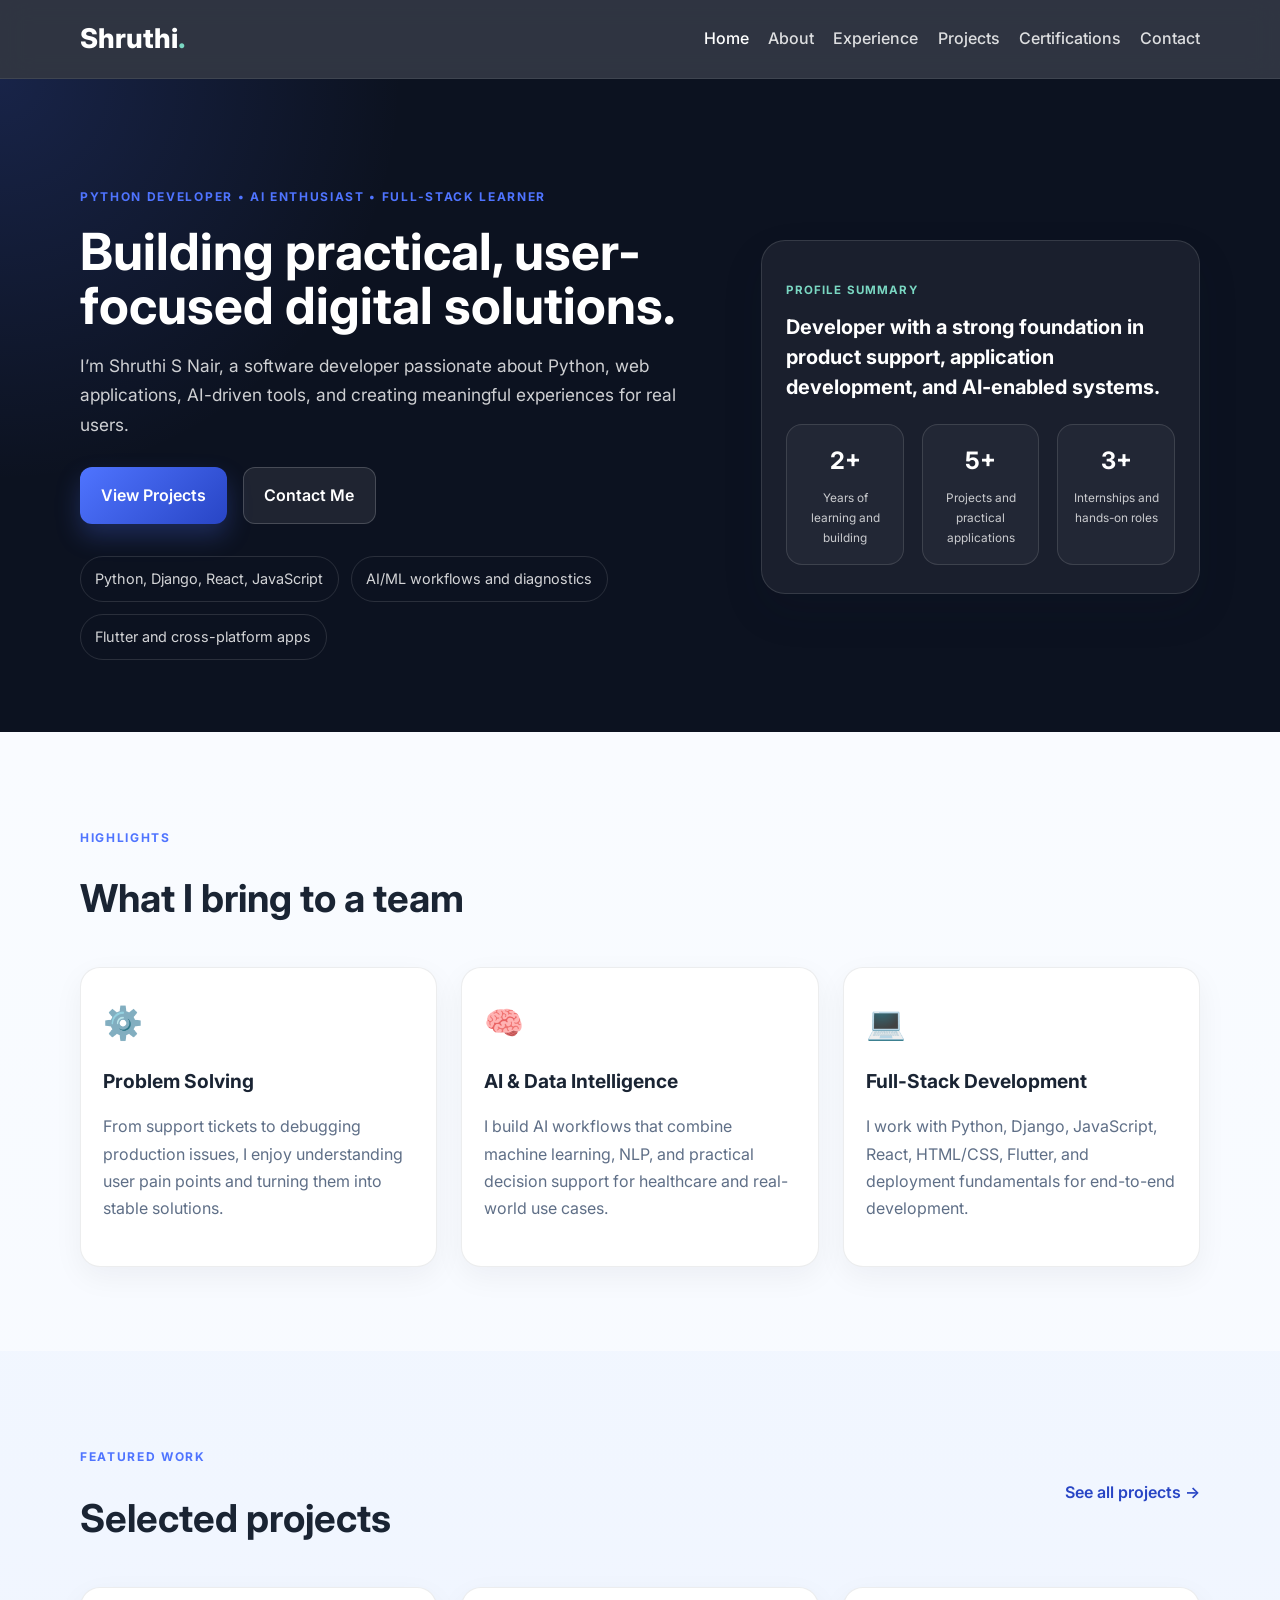
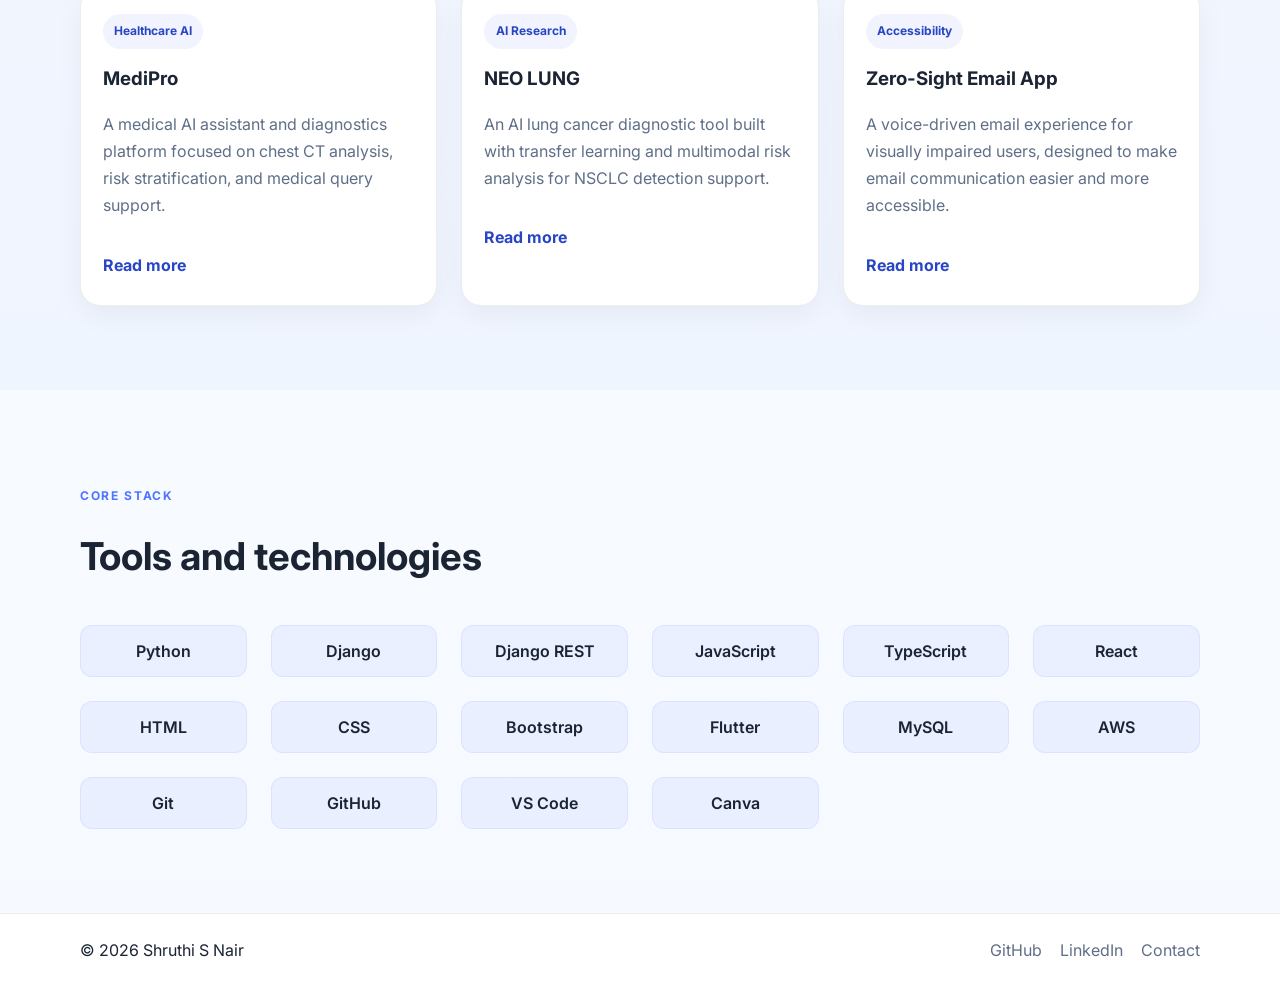
<file: index.html>
<!DOCTYPE html>
<html lang="en">
  <head>
    <meta charset="UTF-8" />
    <meta name="viewport" content="width=device-width, initial-scale=1.0" />
    <title>Shruthi S Nair | Portfolio</title>
    <meta
      name="description"
      content="Portfolio of Shruthi S Nair, a developer focused on Python, Django, Flask, AI, Flutter, and web application development."
    />
    <link rel="preconnect" href="https://fonts.googleapis.com" />
    <link rel="preconnect" href="https://fonts.gstatic.com" crossorigin />
    <link
      href="https://fonts.googleapis.com/css2?family=Inter:wght@400;500;600;700;800&display=swap"
      rel="stylesheet"
    />
    <link rel="stylesheet" href="styles.css" />
  </head>
  <body>
    <header class="site-header">
      <div class="container nav-wrap">
        <a href="index.html" class="brand">Shruthi<span>.</span></a>
        <button class="nav-toggle" aria-label="Open menu">
          <span></span><span></span><span></span>
        </button>
        <nav class="site-nav">
          <a href="index.html" class="active">Home</a>
          <a href="about.html">About</a>
          <a href="experience.html">Experience</a>
          <a href="projects.html">Projects</a>
          <a href="certifications.html">Certifications</a>
          <a href="contact.html">Contact</a>
        </nav>
      </div>
    </header>

    <main>
      <section class="hero">
        <div class="container hero-grid">
          <div class="hero-copy">
            <p class="eyebrow">Python Developer • AI Enthusiast • Full-Stack Learner</p>
            <h1>Building practical, user-focused digital solutions.</h1>
            <p class="lead">
              I’m Shruthi S Nair, a software developer passionate about Python, web
              applications, AI-driven tools, and creating meaningful experiences for real users.
            </p>
            <div class="cta-row">
              <a href="projects.html" class="btn btn-primary">View Projects</a>
              <a href="contact.html" class="btn btn-secondary">Contact Me</a>
            </div>
            <ul class="quick-facts">
              <li>Python, Django, React, JavaScript</li>
              <li>AI/ML workflows and diagnostics</li>
              <li>Flutter and cross-platform apps</li>
            </ul>
          </div>

          <div class="hero-card">
            <div class="card-panel">
              <p class="mini-label">Profile Summary</p>
              <h2>Developer with a strong foundation in product support, application development, and AI-enabled systems.</h2>
              <div class="stats-grid">
                <div>
                  <strong>2+</strong>
                  <span>Years of learning and building</span>
                </div>
                <div>
                  <strong>5+</strong>
                  <span>Projects and practical applications</span>
                </div>
                <div>
                  <strong>3+</strong>
                  <span>Internships and hands-on roles</span>
                </div>
              </div>
            </div>
          </div>
        </div>
      </section>

      <section class="section light">
        <div class="container">
          <div class="section-heading">
            <p class="eyebrow">Highlights</p>
            <h2>What I bring to a team</h2>
          </div>
          <div class="feature-grid">
            <article class="feature-card">
              <span class="icon">⚙️</span>
              <h3>Problem Solving</h3>
              <p>From support tickets to debugging production issues, I enjoy understanding user pain points and turning them into stable solutions.</p>
            </article>
            <article class="feature-card">
              <span class="icon">🧠</span>
              <h3>AI & Data Intelligence</h3>
              <p>I build AI workflows that combine machine learning, NLP, and practical decision support for healthcare and real-world use cases.</p>
            </article>
            <article class="feature-card">
              <span class="icon">💻</span>
              <h3>Full-Stack Development</h3>
              <p>I work with Python, Django, JavaScript, React, HTML/CSS, Flutter, and deployment fundamentals for end-to-end development.</p>
            </article>
          </div>
        </div>
      </section>

      <section class="section">
        <div class="container">
          <div class="section-heading split">
            <div>
              <p class="eyebrow">Featured work</p>
              <h2>Selected projects</h2>
            </div>
            <a href="projects.html" class="text-link">See all projects →</a>
          </div>

          <div class="projects-grid">
            <article class="project-card">
              <span class="tag">Healthcare AI</span>
              <h3>MediPro</h3>
              <p>A medical AI assistant and diagnostics platform focused on chest CT analysis, risk stratification, and medical query support.</p>
              <a href="project-medi-pro.html">Read more</a>
            </article>

            <article class="project-card">
              <span class="tag">AI Research</span>
              <h3>NEO LUNG</h3>
              <p>An AI lung cancer diagnostic tool built with transfer learning and multimodal risk analysis for NSCLC detection support.</p>
              <a href="project-neo-lung.html">Read more</a>
            </article>

            <article class="project-card">
              <span class="tag">Accessibility</span>
              <h3>Zero-Sight Email App</h3>
              <p>A voice-driven email experience for visually impaired users, designed to make email communication easier and more accessible.</p>
              <a href="project-zero-sight.html">Read more</a>
            </article>
          </div>
        </div>
      </section>

      <section class="section light">
        <div class="container">
          <div class="section-heading">
            <p class="eyebrow">Core stack</p>
            <h2>Tools and technologies</h2>
          </div>
          <div class="stack-grid">
            <span>Python</span>
            <span>Django</span>
            <span>Django REST</span>
            <span>JavaScript</span>
            <span>TypeScript</span>
            <span>React</span>
            <span>HTML</span>
            <span>CSS</span>
            <span>Bootstrap</span>
            <span>Flutter</span>
            <span>MySQL</span>
            <span>AWS</span>
            <span>Git</span>
            <span>GitHub</span>
            <span>VS Code</span>
            <span>Canva</span>
          </div>
        </div>
      </section>
    </main>

    <footer class="site-footer">
      <div class="container footer-wrap">
        <p>© <span id="year"></span> Shruthi S Nair</p>
        <div class="footer-links">
          <a href="https://github.com/Shruthi-Suchithra" target="_blank" rel="noreferrer">GitHub</a>
          <a href="https://www.linkedin.com/in/sruthimadhav/" target="_blank" rel="noreferrer">LinkedIn</a>
          <a href="contact.html">Contact</a>
        </div>
      </div>
    </footer>

    <script src="script.js"></script>
  </body>
</html>
</file>
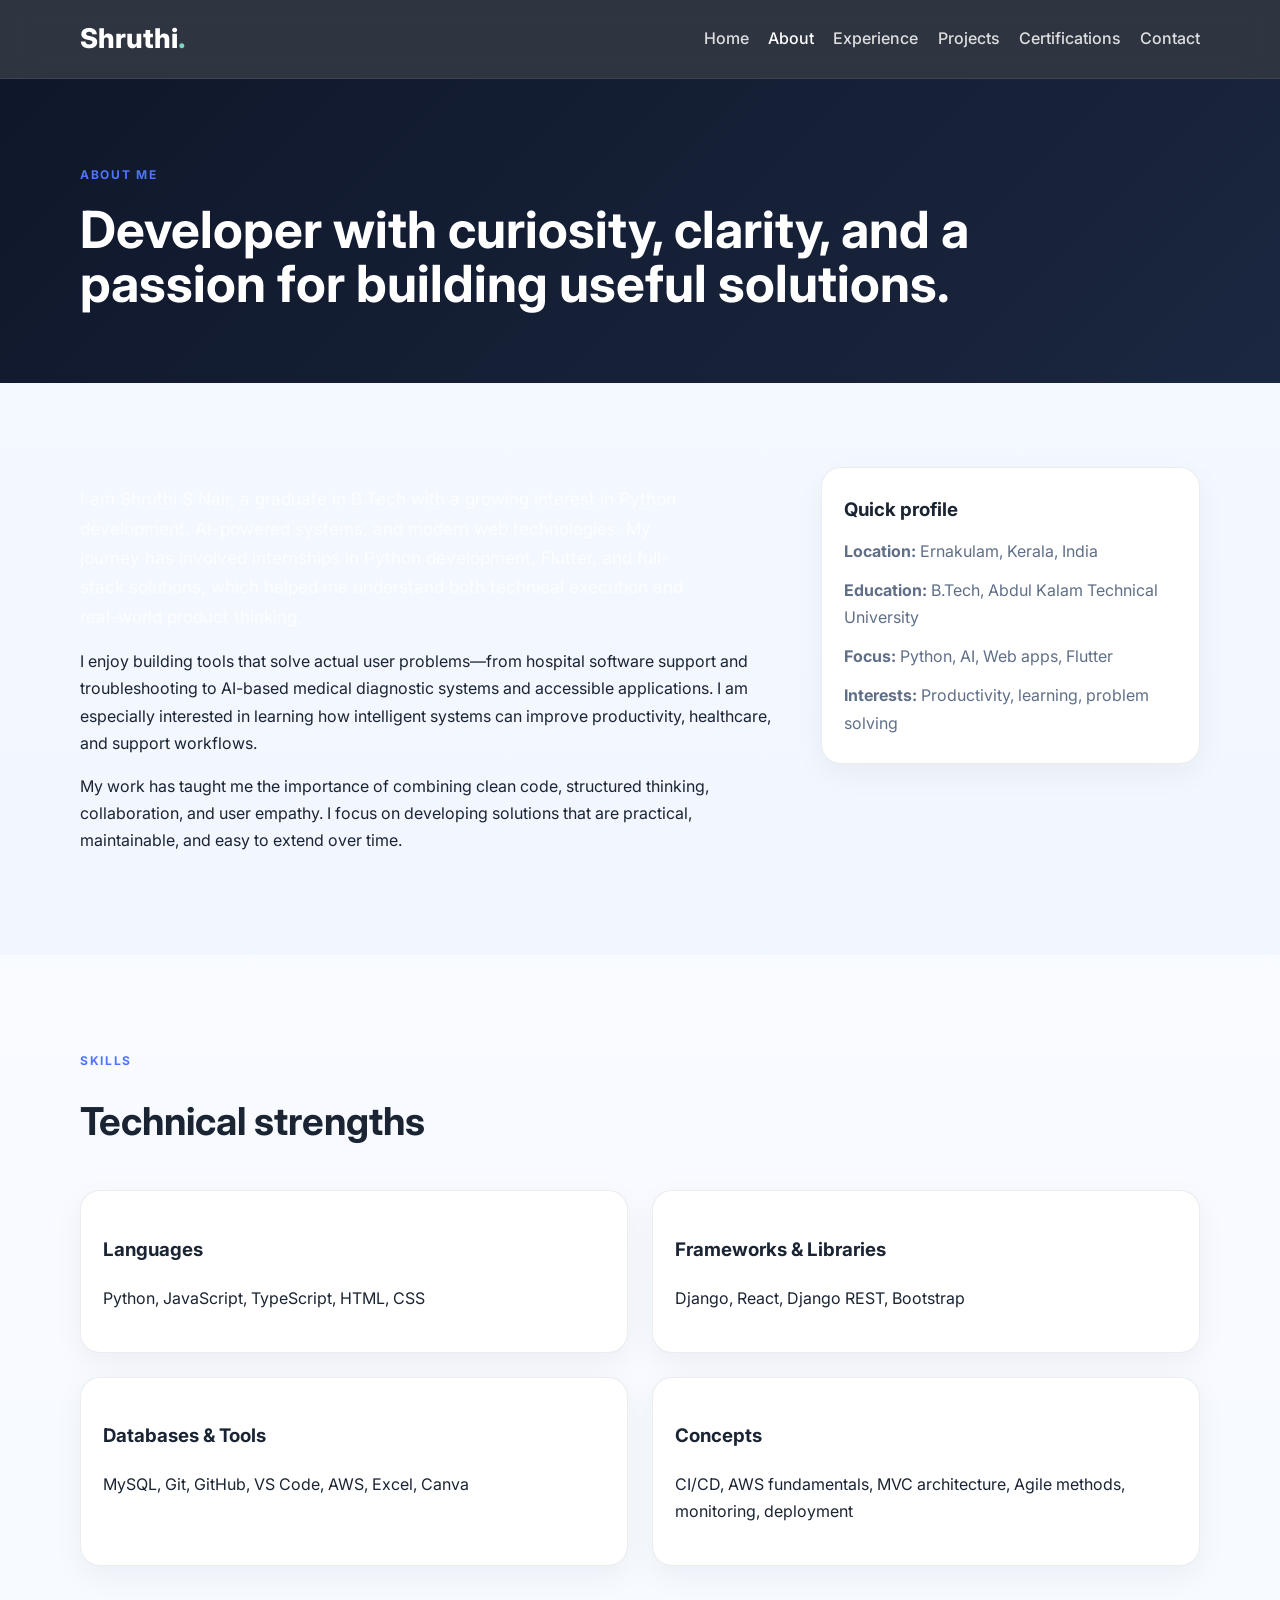
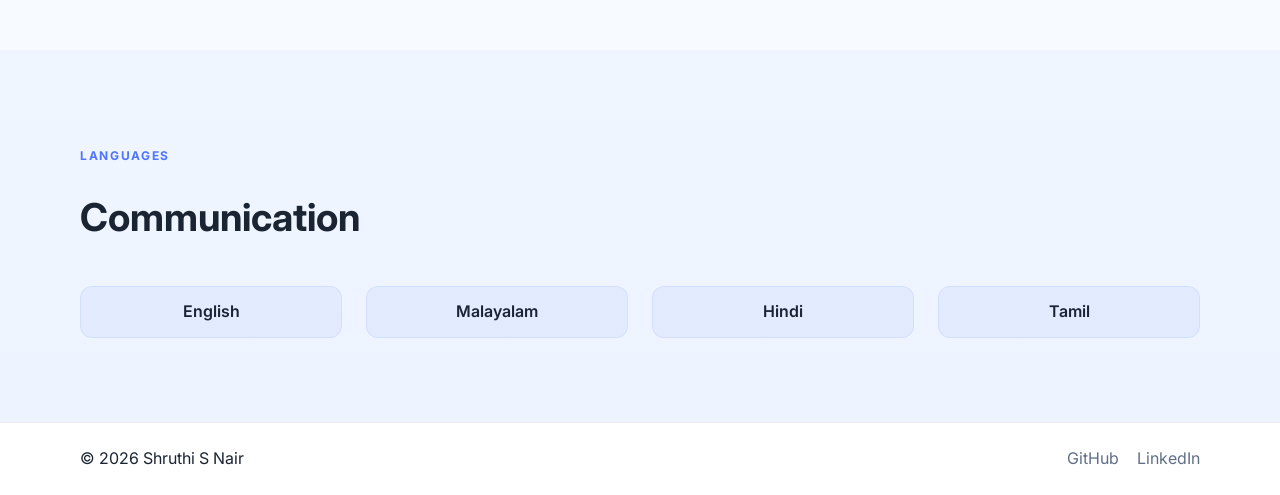
<file: about.html>
<!DOCTYPE html>
<html lang="en">
  <head>
    <meta charset="UTF-8" />
    <meta name="viewport" content="width=device-width, initial-scale=1.0" />
    <title>About | Shruthi S Nair</title>
    <link rel="preconnect" href="https://fonts.googleapis.com" />
    <link rel="preconnect" href="https://fonts.gstatic.com" crossorigin />
    <link href="https://fonts.googleapis.com/css2?family=Inter:wght@400;500;600;700;800&display=swap" rel="stylesheet" />
    <link rel="stylesheet" href="styles.css" />
  </head>
  <body>
    <header class="site-header">
      <div class="container nav-wrap">
        <a href="index.html" class="brand">Shruthi<span>.</span></a>
        <button class="nav-toggle" aria-label="Open menu"><span></span><span></span><span></span></button>
        <nav class="site-nav">
          <a href="index.html">Home</a>
          <a href="about.html" class="active">About</a>
          <a href="experience.html">Experience</a>
          <a href="projects.html">Projects</a>
          <a href="certifications.html">Certifications</a>
          <a href="contact.html">Contact</a>
        </nav>
      </div>
    </header>

    <main>
      <section class="page-hero small-hero">
        <div class="container">
          <p class="eyebrow">About me</p>
          <h1>Developer with curiosity, clarity, and a passion for building useful solutions.</h1>
        </div>
      </section>

      <section class="section">
        <div class="container two-col">
          <div>
            <p class="lead-text">
              I am Shruthi S Nair, a graduate in B.Tech with a growing interest in Python development, AI-powered systems, and modern web technologies. My journey has involved internships in Python development, Flutter, and full-stack solutions, which helped me understand both technical execution and real-world product thinking.
            </p>
            <p>
              I enjoy building tools that solve actual user problems—from hospital software support and troubleshooting to AI-based medical diagnostic systems and accessible applications. I am especially interested in learning how intelligent systems can improve productivity, healthcare, and support workflows.
            </p>
            <p>
              My work has taught me the importance of combining clean code, structured thinking, collaboration, and user empathy. I focus on developing solutions that are practical, maintainable, and easy to extend over time.
            </p>
          </div>

          <div class="info-card">
            <h3>Quick profile</h3>
            <ul class="profile-list">
              <li><strong>Location:</strong> Ernakulam, Kerala, India</li>
              <li><strong>Education:</strong> B.Tech, Abdul Kalam Technical University</li>
              <li><strong>Focus:</strong> Python, AI, Web apps, Flutter</li>
              <li><strong>Interests:</strong> Productivity, learning, problem solving</li>
            </ul>
          </div>
        </div>
      </section>

      <section class="section light">
        <div class="container">
          <div class="section-heading">
            <p class="eyebrow">Skills</p>
            <h2>Technical strengths</h2>
          </div>

          <div class="skills-layout">
            <div class="skills-box">
              <h3>Languages</h3>
              <p>Python, JavaScript, TypeScript, HTML, CSS</p>
            </div>
            <div class="skills-box">
              <h3>Frameworks & Libraries</h3>
              <p>Django, React, Django REST, Bootstrap</p>
            </div>
            <div class="skills-box">
              <h3>Databases & Tools</h3>
              <p>MySQL, Git, GitHub, VS Code, AWS, Excel, Canva</p>
            </div>
            <div class="skills-box">
              <h3>Concepts</h3>
              <p>CI/CD, AWS fundamentals, MVC architecture, Agile methods, monitoring, deployment</p>
            </div>
          </div>
        </div>
      </section>

      <section class="section">
        <div class="container">
          <div class="section-heading">
            <p class="eyebrow">Languages</p>
            <h2>Communication</h2>
          </div>
          <div class="stack-grid compact">
            <span>English</span>
            <span>Malayalam</span>
            <span>Hindi</span>
            <span>Tamil</span>
          </div>
        </div>
      </section>
    </main>

    <footer class="site-footer">
      <div class="container footer-wrap">
        <p>© <span id="year"></span> Shruthi S Nair</p>
        <div class="footer-links">
          <a href="https://github.com/Shruthi-Suchithra" target="_blank" rel="noreferrer">GitHub</a>
          <a href="https://www.linkedin.com/in/sruthimadhav/" target="_blank" rel="noreferrer">LinkedIn</a>
        </div>
      </div>
    </footer>

    <script src="script.js"></script>
  </body>
</html>
</file>
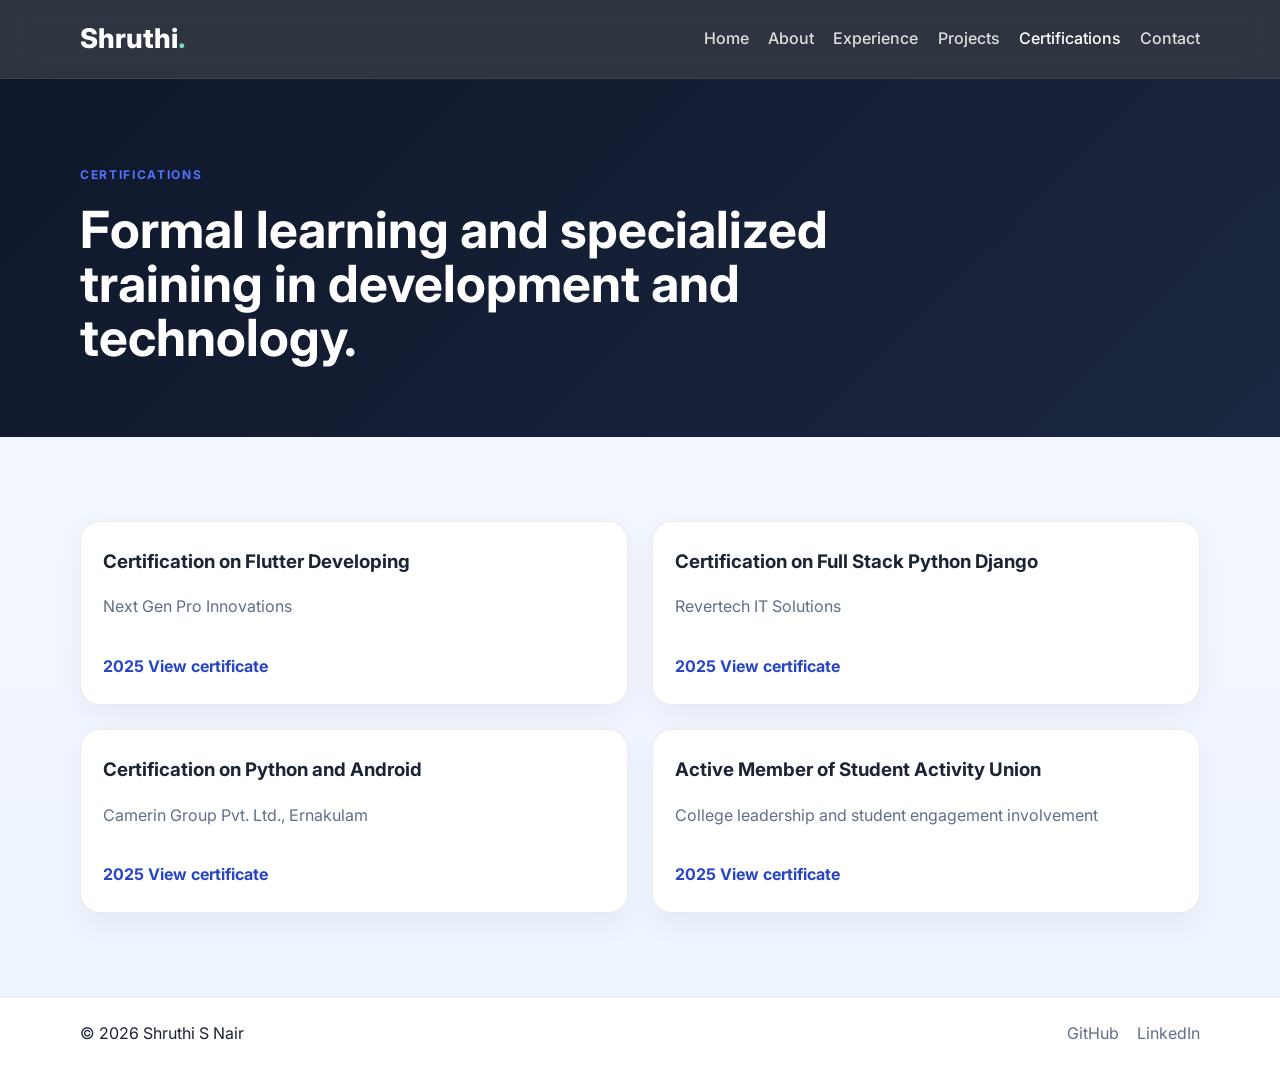
<file: certifications.html>
<!DOCTYPE html>
<html lang="en">
  <head>
    <meta charset="UTF-8" />
    <meta name="viewport" content="width=device-width, initial-scale=1.0" />
    <title>Certifications | Shruthi S Nair</title>
    <link rel="preconnect" href="https://fonts.googleapis.com" />
    <link rel="preconnect" href="https://fonts.gstatic.com" crossorigin />
    <link href="https://fonts.googleapis.com/css2?family=Inter:wght@400;500;600;700;800&display=swap" rel="stylesheet" />
    <link rel="stylesheet" href="styles.css" />
  </head>
  <body>
    <header class="site-header">
      <div class="container nav-wrap">
        <a href="index.html" class="brand">Shruthi<span>.</span></a>
        <button class="nav-toggle" aria-label="Open menu"><span></span><span></span><span></span></button>
        <nav class="site-nav">
          <a href="index.html">Home</a>
          <a href="about.html">About</a>
          <a href="experience.html">Experience</a>
          <a href="projects.html">Projects</a>
          <a href="certifications.html" class="active">Certifications</a>
          <a href="contact.html">Contact</a>
        </nav>
      </div>
    </header>

    <main>
      <section class="page-hero small-hero">
        <div class="container">
          <p class="eyebrow">Certifications</p>
          <h1>Formal learning and specialized training in development and technology.</h1>
        </div>
      </section>

      <section class="section">
        <div class="container cert-grid">
          <article class="cert-card">
            <h3>Certification on Flutter Developing</h3>
            <p>Next Gen Pro Innovations</p>
            <span>2025</span>
            <a href="https://drive.google.com/file/d/1Lql_OJboWdHko0MgW0Rr2r_KfrNWwnJc/view?usp=drive_link" target="_blank" rel="noreferrer">View certificate</a>
          </article>

          <article class="cert-card">
            <h3>Certification on Full Stack Python Django</h3>
            <p>Revertech IT Solutions</p>
            <span>2025</span>
            <a href="https://drive.google.com/file/d/1hDDqJFmOb0xiXVBMBxVhOJnhqBOg_bnu/view?usp=drive_linkw" target="_blank" rel="noreferrer">View certificate</a>
          </article>

          <article class="cert-card">
            <h3>Certification on Python and Android</h3>
            <p>Camerin Group Pvt. Ltd., Ernakulam</p>
            <span>2025</span>
            <a href="https://drive.google.com/file/d/1ZihfRzDsLnEshYOkoLPUIn91FzhMByhN/view?usp=drive_link" target="_blank" rel="noreferrer">View certificate</a>
          </article>

          <article class="cert-card">
            <h3>Active Member of Student Activity Union</h3>
            <p>College leadership and student engagement involvement</p>
            <span>2025</span>
            <a href="https://drive.google.com/file/d/1AXPmaeY_QOZxM8X_2npnxARz37pG4qkb/view?usp=drive_link" target="_blank" rel="noreferrer">View certificate</a>
          </article>
        </div>
      </section>
    </main>

    <footer class="site-footer">
      <div class="container footer-wrap">
        <p>© <span id="year"></span> Shruthi S Nair</p>
        <div class="footer-links">
          <a href="https://github.com/Shruthi-Suchithra" target="_blank" rel="noreferrer">GitHub</a>
          <a href="https://www.linkedin.com/in/sruthimadhav/" target="_blank" rel="noreferrer">LinkedIn</a>
        </div>
      </div>
    </footer>

    <script src="script.js"></script>
  </body>
</html>
</file>
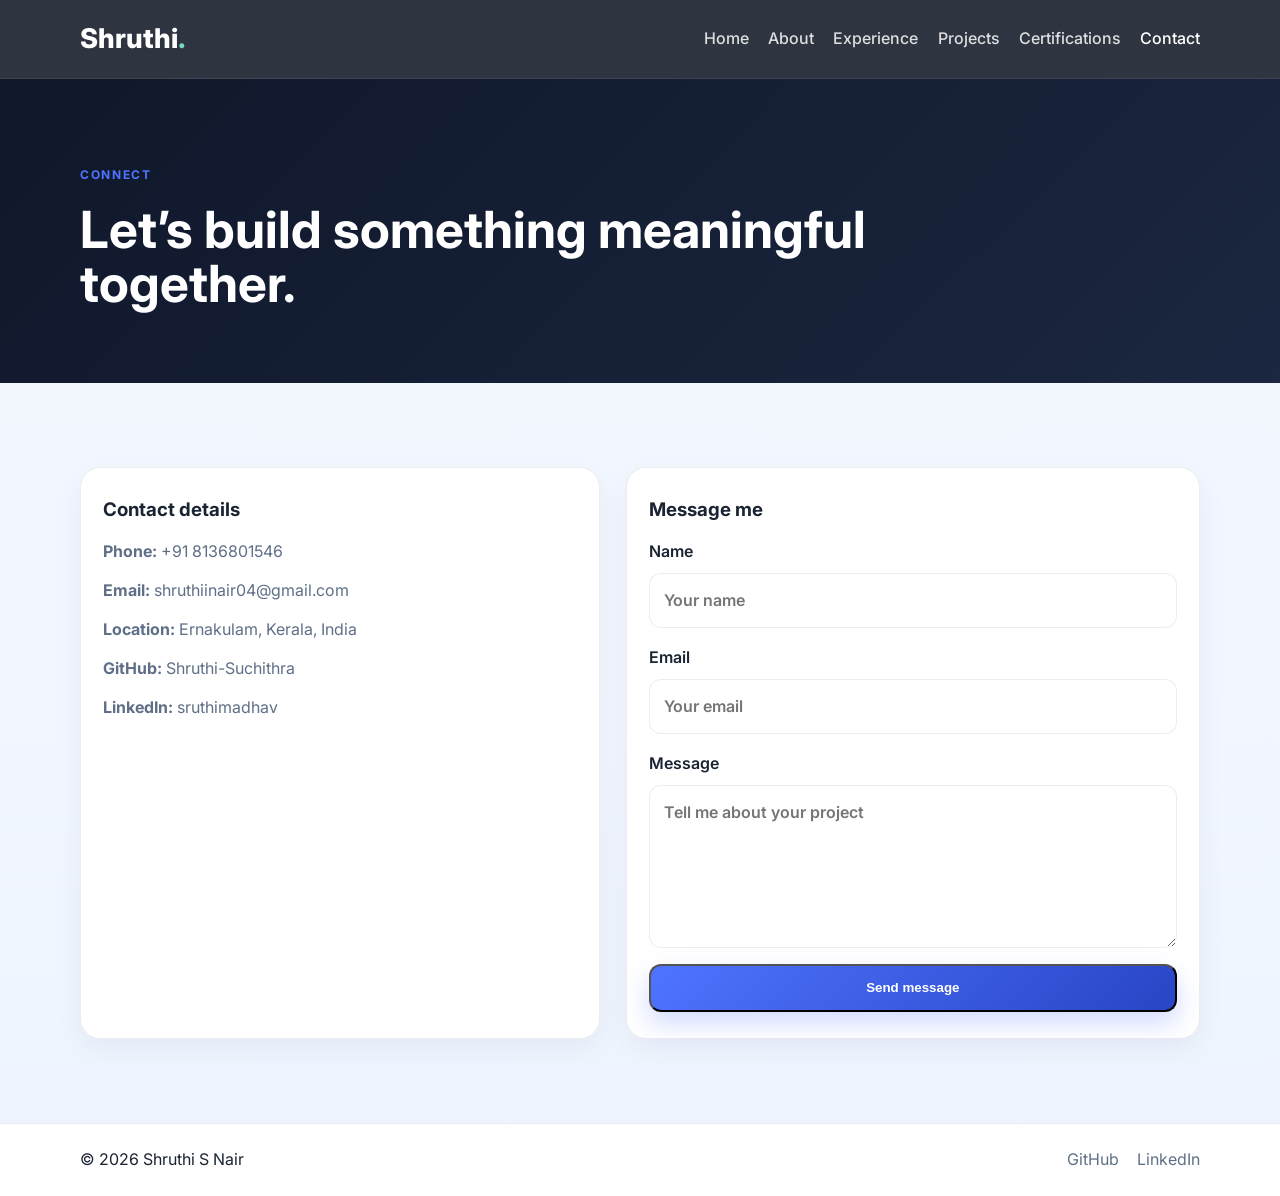
<file: contact.html>
<!DOCTYPE html>
<html lang="en">
  <head>
    <meta charset="UTF-8" />
    <meta name="viewport" content="width=device-width, initial-scale=1.0" />
    <title>Contact | Shruthi S Nair</title>
    <link rel="preconnect" href="https://fonts.googleapis.com" />
    <link rel="preconnect" href="https://fonts.gstatic.com" crossorigin />
    <link href="https://fonts.googleapis.com/css2?family=Inter:wght@400;500;600;700;800&display=swap" rel="stylesheet" />
    <link rel="stylesheet" href="styles.css" />
  </head>
  <body>
    <header class="site-header">
      <div class="container nav-wrap">
        <a href="index.html" class="brand">Shruthi<span>.</span></a>
        <button class="nav-toggle" aria-label="Open menu"><span></span><span></span><span></span></button>
        <nav class="site-nav">
          <a href="index.html">Home</a>
          <a href="about.html">About</a>
          <a href="experience.html">Experience</a>
          <a href="projects.html">Projects</a>
          <a href="certifications.html">Certifications</a>
          <a href="contact.html" class="active">Contact</a>
        </nav>
      </div>
    </header>

    <main>
      <section class="page-hero small-hero">
        <div class="container">
          <p class="eyebrow">Connect</p>
          <h1>Let’s build something meaningful together.</h1>
        </div>
      </section>

      <section class="section">
        <div class="container contact-grid">
          <div class="contact-card">
            <h3>Contact details</h3>
            <ul class="contact-list">
              <li><strong>Phone:</strong> <a href="tel:+918136801546">+91 8136801546</a></li>
              <li><strong>Email:</strong> <a href="mailto:shruthiinair04@gmail.com">shruthiinair04@gmail.com</a></li>
              <li><strong>Location:</strong> Ernakulam, Kerala, India</li>
              <li><strong>GitHub:</strong> <a href="https://github.com/Shruthi-Suchithra" target="_blank" rel="noreferrer">Shruthi-Suchithra</a></li>
              <li><strong>LinkedIn:</strong> <a href="https://www.linkedin.com/in/sruthimadhav/" target="_blank" rel="noreferrer">sruthimadhav</a></li>
            </ul>
          </div>

          <div class="contact-card">
            <h3>Message me</h3>
            <form class="contact-form">
              <label>
                Name
                <input type="text" placeholder="Your name" />
              </label>
              <label>
                Email
                <input type="email" placeholder="Your email" />
              </label>
              <label>
                Message
                <textarea rows="5" placeholder="Tell me about your project"></textarea>
              </label>
              <button type="submit" class="btn btn-primary">Send message</button>
            </form>
          </div>
        </div>
      </section>
    </main>

    <footer class="site-footer">
      <div class="container footer-wrap">
        <p>© <span id="year"></span> Shruthi S Nair</p>
        <div class="footer-links">
          <a href="https://github.com/Shruthi-Suchithra" target="_blank" rel="noreferrer">GitHub</a>
          <a href="https://www.linkedin.com/in/sruthimadhav/" target="_blank" rel="noreferrer">LinkedIn</a>
        </div>
      </div>
    </footer>

    <script src="script.js"></script>
  </body>
</html>
</file>
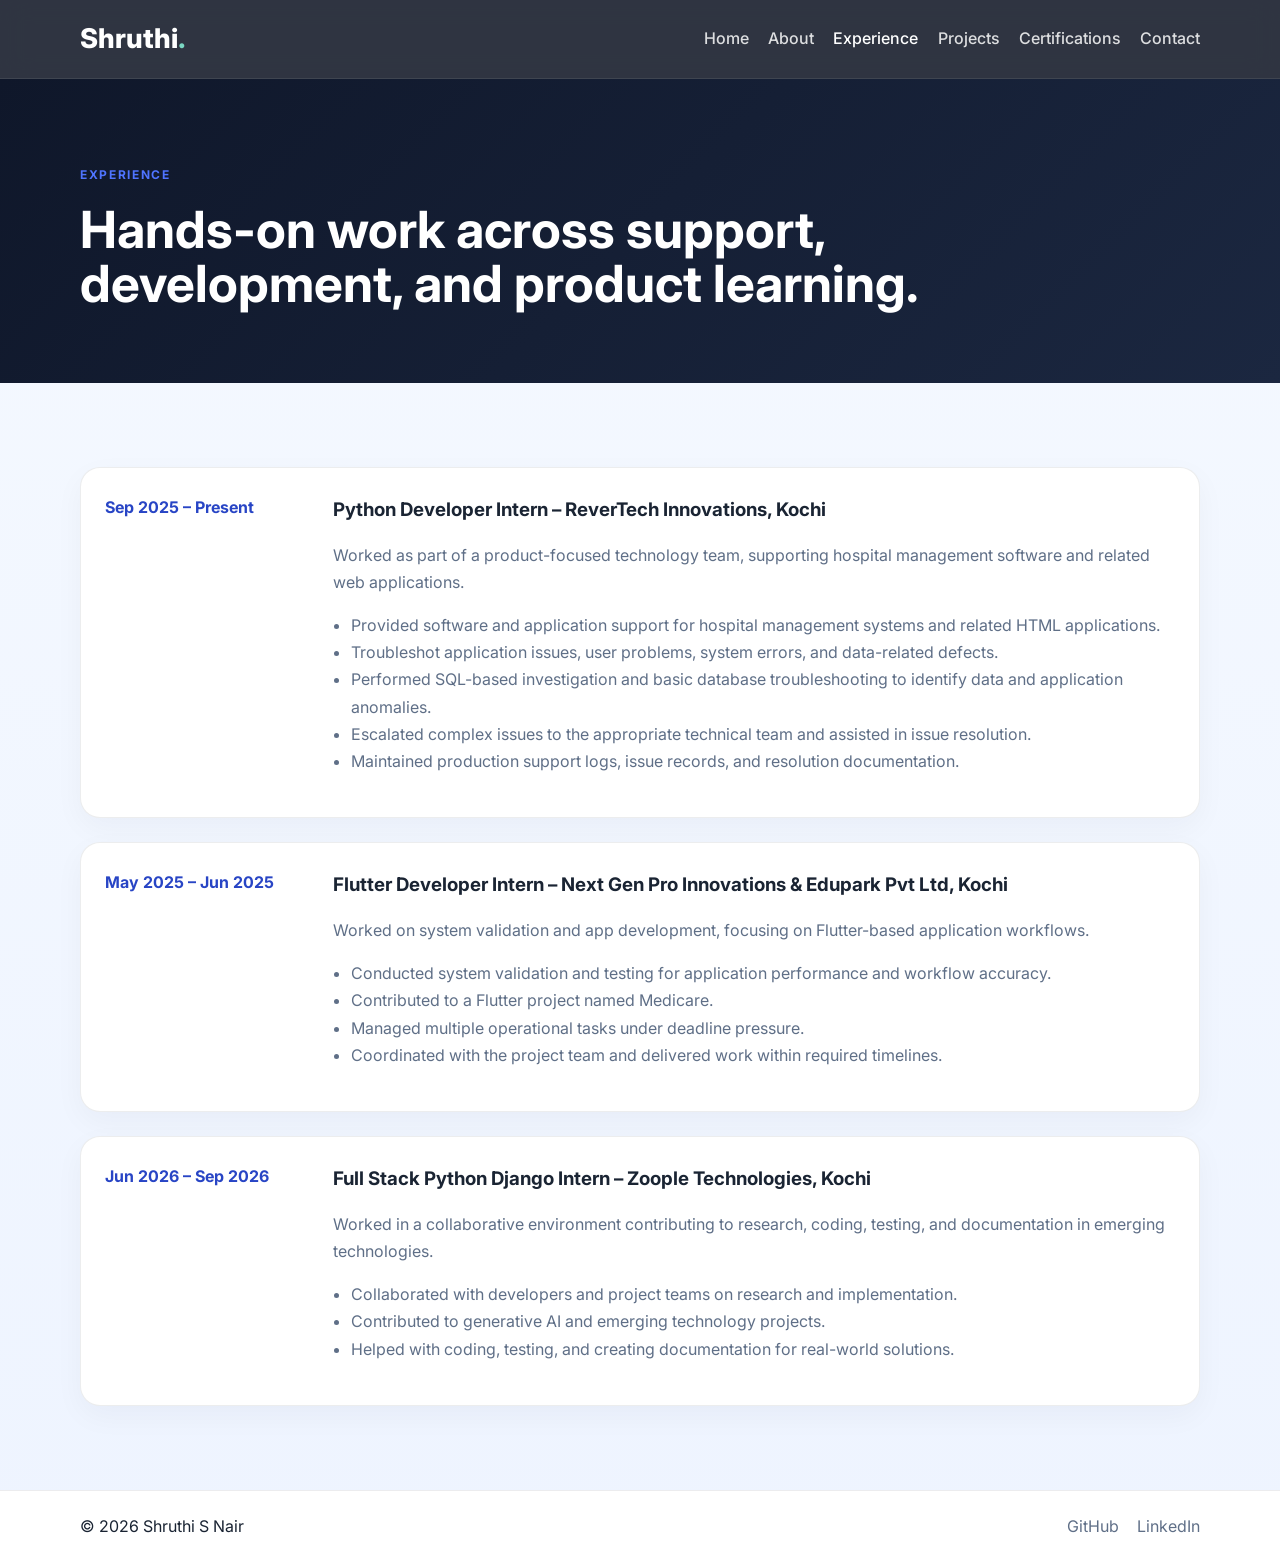
<file: experience.html>
<!DOCTYPE html>
<html lang="en">
  <head>
    <meta charset="UTF-8" />
    <meta name="viewport" content="width=device-width, initial-scale=1.0" />
    <title>Experience | Shruthi S Nair</title>
    <link rel="preconnect" href="https://fonts.googleapis.com" />
    <link rel="preconnect" href="https://fonts.gstatic.com" crossorigin />
    <link href="https://fonts.googleapis.com/css2?family=Inter:wght@400;500;600;700;800&display=swap" rel="stylesheet" />
    <link rel="stylesheet" href="styles.css" />
  </head>
  <body>
    <header class="site-header">
      <div class="container nav-wrap">
        <a href="index.html" class="brand">Shruthi<span>.</span></a>
        <button class="nav-toggle" aria-label="Open menu"><span></span><span></span><span></span></button>
        <nav class="site-nav">
          <a href="index.html">Home</a>
          <a href="about.html">About</a>
          <a href="experience.html" class="active">Experience</a>
          <a href="projects.html">Projects</a>
          <a href="certifications.html">Certifications</a>
          <a href="contact.html">Contact</a>
        </nav>
      </div>
    </header>

    <main>
      <section class="page-hero small-hero">
        <div class="container">
          <p class="eyebrow">Experience</p>
          <h1>Hands-on work across support, development, and product learning.</h1>
        </div>
      </section>

      <section class="section">
        <div class="container timeline">
          <article class="timeline-item">
            <div class="timeline-date">Sep 2025 – Present</div>
            <div class="timeline-content">
              <h3>Python Developer Intern – ReverTech Innovations, Kochi</h3>
              <p>Worked as part of a product-focused technology team, supporting hospital management software and related web applications.</p>
              <ul>
                <li>Provided software and application support for hospital management systems and related HTML applications.</li>
                <li>Troubleshot application issues, user problems, system errors, and data-related defects.</li>
                <li>Performed SQL-based investigation and basic database troubleshooting to identify data and application anomalies.</li>
                <li>Escalated complex issues to the appropriate technical team and assisted in issue resolution.</li>
                <li>Maintained production support logs, issue records, and resolution documentation.</li>
              </ul>
            </div>
          </article>

          <article class="timeline-item">
            <div class="timeline-date">May 2025 – Jun 2025</div>
            <div class="timeline-content">
              <h3>Flutter Developer Intern – Next Gen Pro Innovations & Edupark Pvt Ltd, Kochi</h3>
              <p>Worked on system validation and app development, focusing on Flutter-based application workflows.</p>
              <ul>
                <li>Conducted system validation and testing for application performance and workflow accuracy.</li>
                <li>Contributed to a Flutter project named Medicare.</li>
                <li>Managed multiple operational tasks under deadline pressure.</li>
                <li>Coordinated with the project team and delivered work within required timelines.</li>
              </ul>
            </div>
          </article>

          <article class="timeline-item">
            <div class="timeline-date">Jun 2026 – Sep 2026</div>
            <div class="timeline-content">
              <h3>Full Stack Python Django Intern – Zoople Technologies, Kochi</h3>
              <p>Worked in a collaborative environment contributing to research, coding, testing, and documentation in emerging technologies.</p>
              <ul>
                <li>Collaborated with developers and project teams on research and implementation.</li>
                <li>Contributed to generative AI and emerging technology projects.</li>
                <li>Helped with coding, testing, and creating documentation for real-world solutions.</li>
              </ul>
            </div>
          </article>
        </div>
      </section>
    </main>

    <footer class="site-footer">
      <div class="container footer-wrap">
        <p>© <span id="year"></span> Shruthi S Nair</p>
        <div class="footer-links">
          <a href="https://github.com/Shruthi-Suchithra" target="_blank" rel="noreferrer">GitHub</a>
          <a href="https://www.linkedin.com/in/sruthimadhav/" target="_blank" rel="noreferrer">LinkedIn</a>
        </div>
      </div>
    </footer>

    <script src="script.js"></script>
  </body>
</html>
</file>
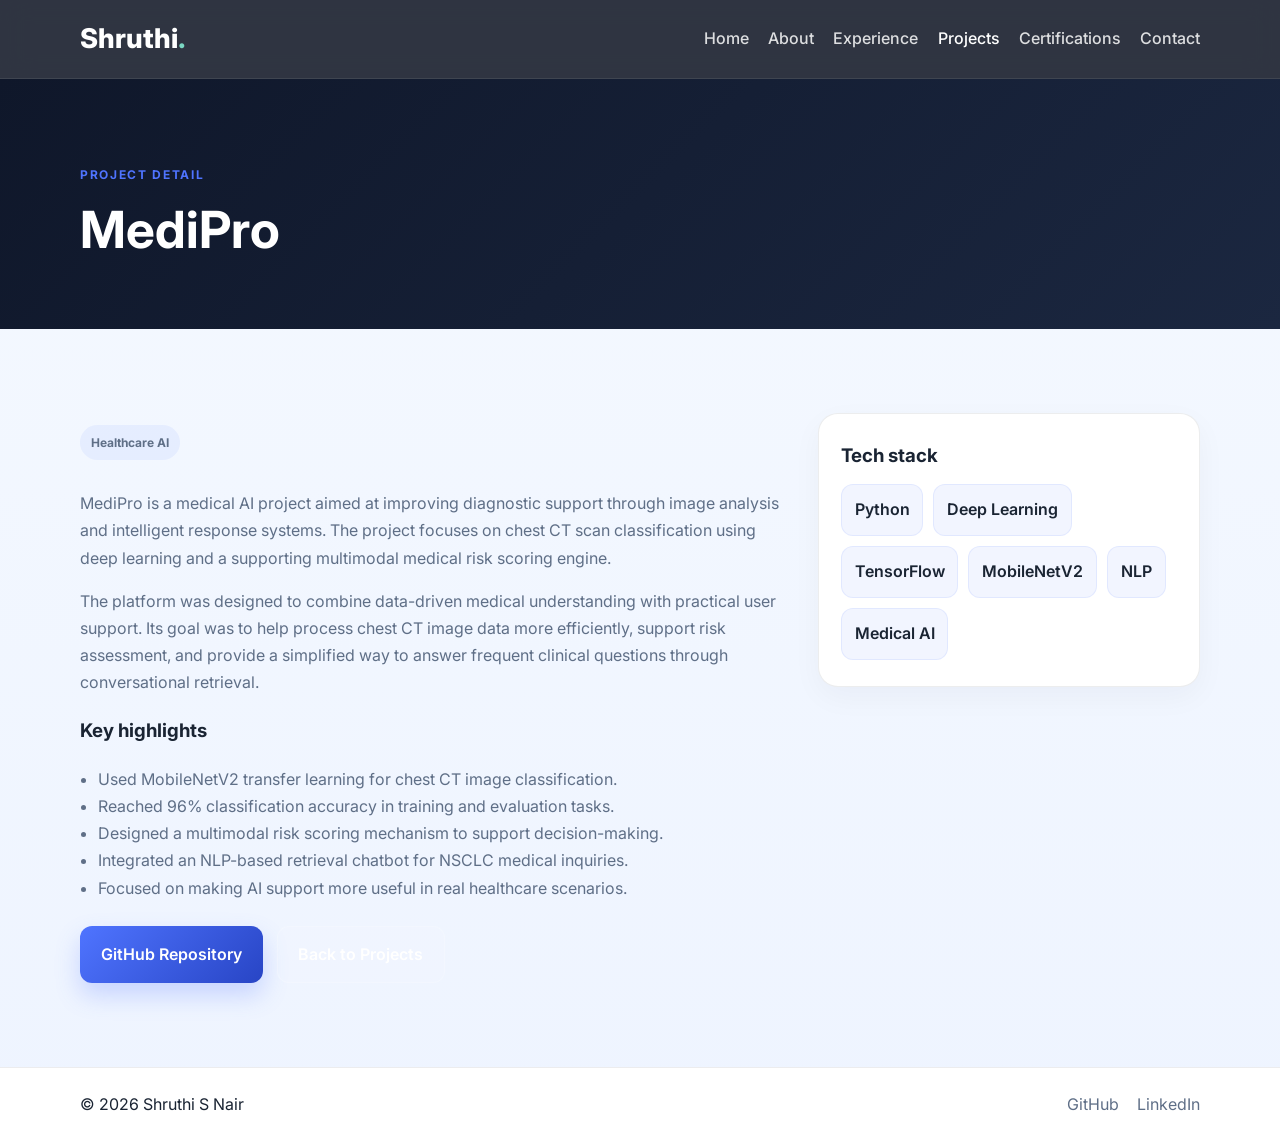
<file: project-medi-pro.html>
<!DOCTYPE html>
<html lang="en">
  <head>
    <meta charset="UTF-8" />
    <meta name="viewport" content="width=device-width, initial-scale=1.0" />
    <title>MediPro | Shruthi S Nair</title>
    <link rel="preconnect" href="https://fonts.googleapis.com" />
    <link rel="preconnect" href="https://fonts.gstatic.com" crossorigin />
    <link href="https://fonts.googleapis.com/css2?family=Inter:wght@400;500;600;700;800&display=swap" rel="stylesheet" />
    <link rel="stylesheet" href="styles.css" />
  </head>
  <body>
    <header class="site-header">
      <div class="container nav-wrap">
        <a href="index.html" class="brand">Shruthi<span>.</span></a>
        <button class="nav-toggle" aria-label="Open menu"><span></span><span></span><span></span></button>
        <nav class="site-nav">
          <a href="index.html">Home</a>
          <a href="about.html">About</a>
          <a href="experience.html">Experience</a>
          <a href="projects.html" class="active">Projects</a>
          <a href="certifications.html">Certifications</a>
          <a href="contact.html">Contact</a>
        </nav>
      </div>
    </header>

    <main>
      <section class="page-hero small-hero">
        <div class="container">
          <p class="eyebrow">Project detail</p>
          <h1>MediPro</h1>
        </div>
      </section>

      <section class="section">
        <div class="container project-detail">
          <div>
            <p class="tag">Healthcare AI</p>
            <p>
              MediPro is a medical AI project aimed at improving diagnostic support through image analysis and intelligent response systems. The project focuses on chest CT scan classification using deep learning and a supporting multimodal medical risk scoring engine.
            </p>
            <p>
              The platform was designed to combine data-driven medical understanding with practical user support. Its goal was to help process chest CT image data more efficiently, support risk assessment, and provide a simplified way to answer frequent clinical questions through conversational retrieval.
            </p>
            <h3>Key highlights</h3>
            <ul>
              <li>Used MobileNetV2 transfer learning for chest CT image classification.</li>
              <li>Reached 96% classification accuracy in training and evaluation tasks.</li>
              <li>Designed a multimodal risk scoring mechanism to support decision-making.</li>
              <li>Integrated an NLP-based retrieval chatbot for NSCLC medical inquiries.</li>
              <li>Focused on making AI support more useful in real healthcare scenarios.</li>
            </ul>
            <div class="project-links">
              <a class="btn btn-primary" href="https://github.com/Shruthi-Suchithra/Medipro" target="_blank" rel="noreferrer">GitHub Repository</a>
              <a class="btn btn-secondary" href="projects.html">Back to Projects</a>
            </div>
          </div>
          <aside class="detail-panel">
            <h3>Tech stack</h3>
            <div class="chip-set">
              <span>Python</span>
              <span>Deep Learning</span>
              <span>TensorFlow</span>
              <span>MobileNetV2</span>
              <span>NLP</span>
              <span>Medical AI</span>
            </div>
          </aside>
        </div>
      </section>
    </main>

    <footer class="site-footer">
      <div class="container footer-wrap">
        <p>© <span id="year"></span> Shruthi S Nair</p>
        <div class="footer-links">
          <a href="https://github.com/Shruthi-Suchithra" target="_blank" rel="noreferrer">GitHub</a>
          <a href="https://www.linkedin.com/in/sruthimadhav/" target="_blank" rel="noreferrer">LinkedIn</a>
        </div>
      </div>
    </footer>

    <script src="script.js"></script>
  </body>
</html>
</file>
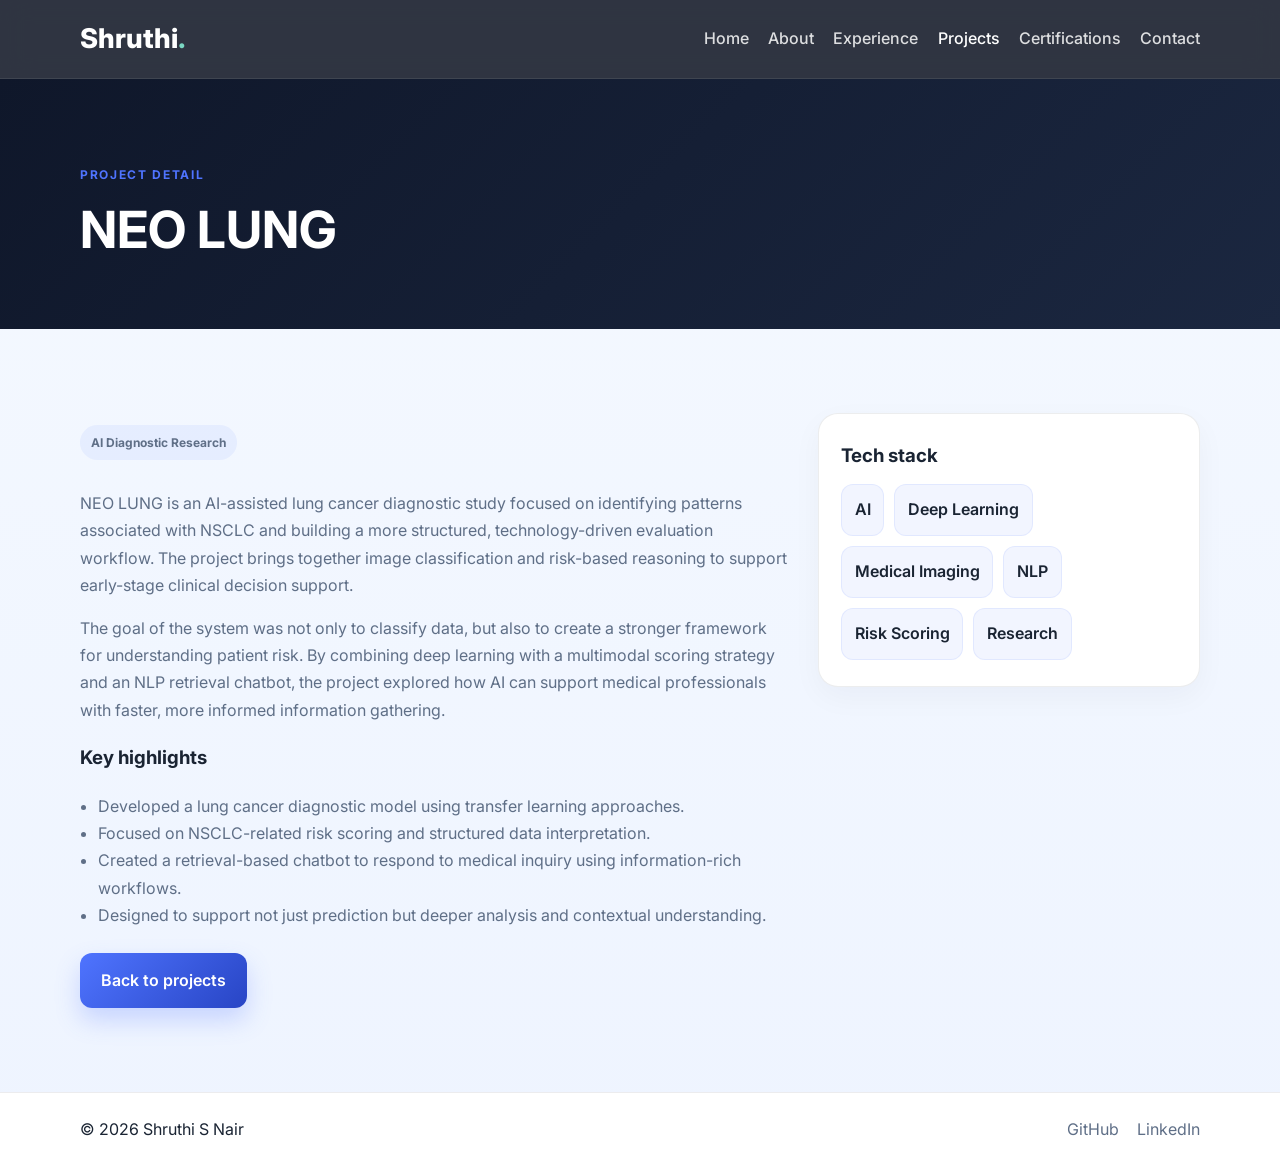
<file: project-neo-lung.html>
<!DOCTYPE html>
<html lang="en">
  <head>
    <meta charset="UTF-8" />
    <meta name="viewport" content="width=device-width, initial-scale=1.0" />
    <title>NEO LUNG | Shruthi S Nair</title>
    <link rel="preconnect" href="https://fonts.googleapis.com" />
    <link rel="preconnect" href="https://fonts.gstatic.com" crossorigin />
    <link href="https://fonts.googleapis.com/css2?family=Inter:wght@400;500;600;700;800&display=swap" rel="stylesheet" />
    <link rel="stylesheet" href="styles.css" />
  </head>
  <body>
    <header class="site-header">
      <div class="container nav-wrap">
        <a href="index.html" class="brand">Shruthi<span>.</span></a>
        <button class="nav-toggle" aria-label="Open menu"><span></span><span></span><span></span></button>
        <nav class="site-nav">
          <a href="index.html">Home</a>
          <a href="about.html">About</a>
          <a href="experience.html">Experience</a>
          <a href="projects.html" class="active">Projects</a>
          <a href="certifications.html">Certifications</a>
          <a href="contact.html">Contact</a>
        </nav>
      </div>
    </header>

    <main>
      <section class="page-hero small-hero">
        <div class="container">
          <p class="eyebrow">Project detail</p>
          <h1>NEO LUNG</h1>
        </div>
      </section>

      <section class="section">
        <div class="container project-detail">
          <div>
            <p class="tag">AI Diagnostic Research</p>
            <p>
              NEO LUNG is an AI-assisted lung cancer diagnostic study focused on identifying patterns associated with NSCLC and building a more structured, technology-driven evaluation workflow. The project brings together image classification and risk-based reasoning to support early-stage clinical decision support.
            </p>
            <p>
              The goal of the system was not only to classify data, but also to create a stronger framework for understanding patient risk. By combining deep learning with a multimodal scoring strategy and an NLP retrieval chatbot, the project explored how AI can support medical professionals with faster, more informed information gathering.
            </p>
            <h3>Key highlights</h3>
            <ul>
              <li>Developed a lung cancer diagnostic model using transfer learning approaches.</li>
              <li>Focused on NSCLC-related risk scoring and structured data interpretation.</li>
              <li>Created a retrieval-based chatbot to respond to medical inquiry using information-rich workflows.</li>
              <li>Designed to support not just prediction but deeper analysis and contextual understanding.</li>
            </ul>
            <div class="project-links">
              <a class="btn btn-primary" href="projects.html">Back to projects</a>
            </div>
          </div>
          <aside class="detail-panel">
            <h3>Tech stack</h3>
            <div class="chip-set">
              <span>AI</span>
              <span>Deep Learning</span>
              <span>Medical Imaging</span>
              <span>NLP</span>
              <span>Risk Scoring</span>
              <span>Research</span>
            </div>
          </aside>
        </div>
      </section>
    </main>

    <footer class="site-footer">
      <div class="container footer-wrap">
        <p>© <span id="year"></span> Shruthi S Nair</p>
        <div class="footer-links">
          <a href="https://github.com/Shruthi-Suchithra" target="_blank" rel="noreferrer">GitHub</a>
          <a href="https://www.linkedin.com/in/sruthimadhav/" target="_blank" rel="noreferrer">LinkedIn</a>
        </div>
      </div>
    </footer>

    <script src="script.js"></script>
  </body>
</html>
</file>
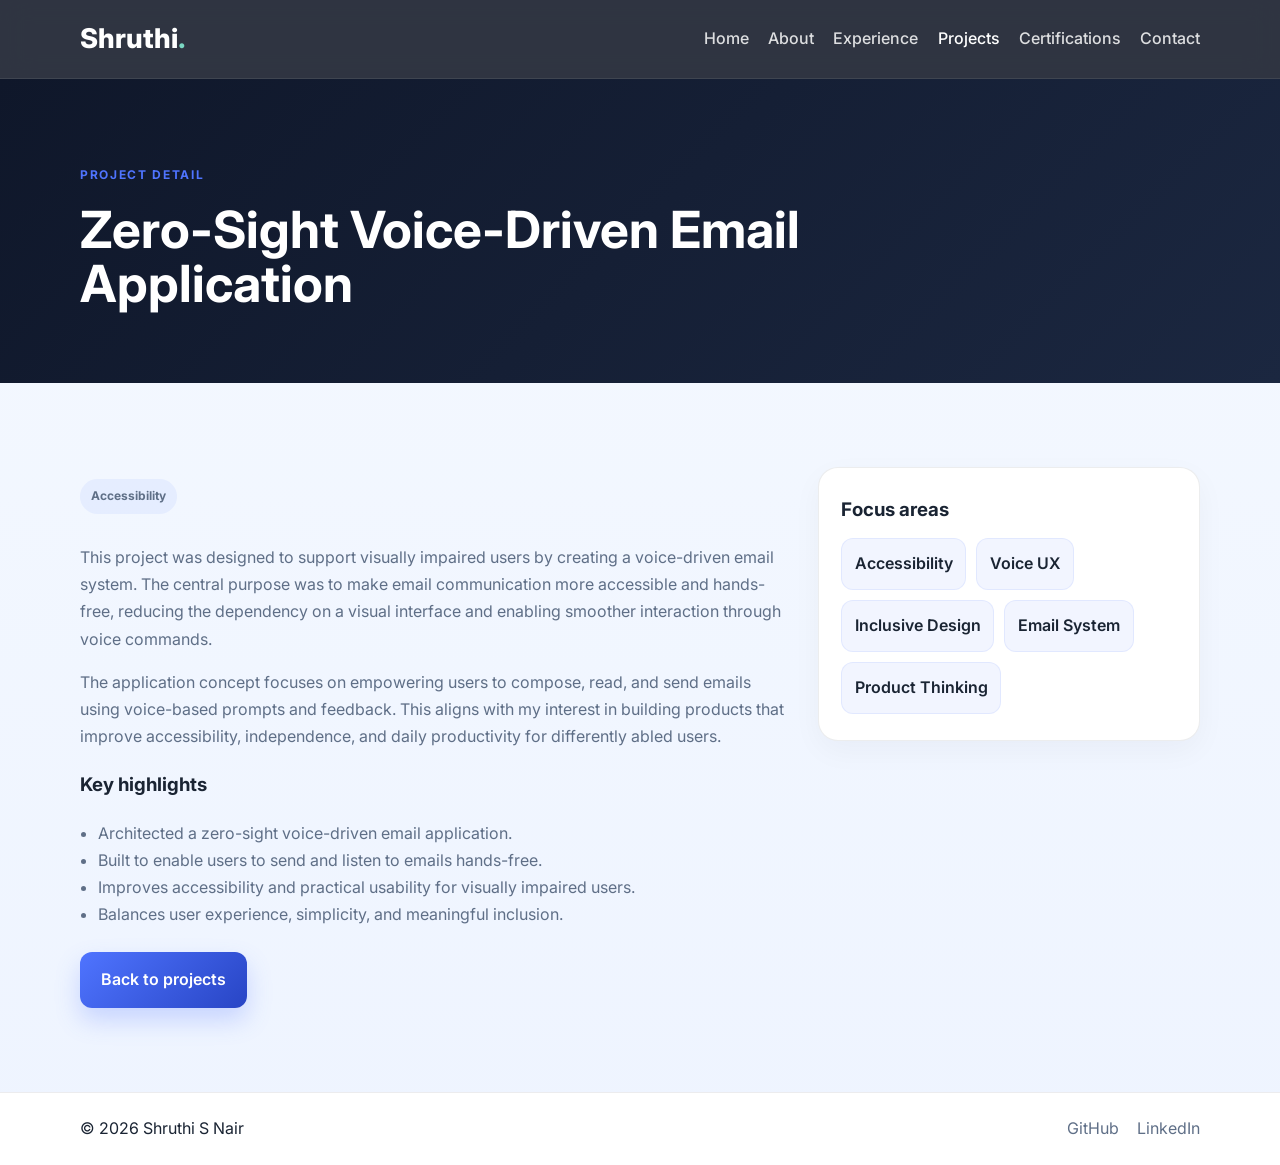
<file: project-zero-sight.html>
<!DOCTYPE html>
<html lang="en">
  <head>
    <meta charset="UTF-8" />
    <meta name="viewport" content="width=device-width, initial-scale=1.0" />
    <title>Zero-Sight Email App | Shruthi S Nair</title>
    <link rel="preconnect" href="https://fonts.googleapis.com" />
    <link rel="preconnect" href="https://fonts.gstatic.com" crossorigin />
    <link href="https://fonts.googleapis.com/css2?family=Inter:wght@400;500;600;700;800&display=swap" rel="stylesheet" />
    <link rel="stylesheet" href="styles.css" />
  </head>
  <body>
    <header class="site-header">
      <div class="container nav-wrap">
        <a href="index.html" class="brand">Shruthi<span>.</span></a>
        <button class="nav-toggle" aria-label="Open menu"><span></span><span></span><span></span></button>
        <nav class="site-nav">
          <a href="index.html">Home</a>
          <a href="about.html">About</a>
          <a href="experience.html">Experience</a>
          <a href="projects.html" class="active">Projects</a>
          <a href="certifications.html">Certifications</a>
          <a href="contact.html">Contact</a>
        </nav>
      </div>
    </header>

    <main>
      <section class="page-hero small-hero">
        <div class="container">
          <p class="eyebrow">Project detail</p>
          <h1>Zero-Sight Voice-Driven Email Application</h1>
        </div>
      </section>

      <section class="section">
        <div class="container project-detail">
          <div>
            <p class="tag">Accessibility</p>
            <p>
              This project was designed to support visually impaired users by creating a voice-driven email system. The central purpose was to make email communication more accessible and hands-free, reducing the dependency on a visual interface and enabling smoother interaction through voice commands.
            </p>
            <p>
              The application concept focuses on empowering users to compose, read, and send emails using voice-based prompts and feedback. This aligns with my interest in building products that improve accessibility, independence, and daily productivity for differently abled users.
            </p>
            <h3>Key highlights</h3>
            <ul>
              <li>Architected a zero-sight voice-driven email application.</li>
              <li>Built to enable users to send and listen to emails hands-free.</li>
              <li>Improves accessibility and practical usability for visually impaired users.</li>
              <li>Balances user experience, simplicity, and meaningful inclusion.</li>
            </ul>
            <div class="project-links">
              <a class="btn btn-primary" href="projects.html">Back to projects</a>
            </div>
          </div>
          <aside class="detail-panel">
            <h3>Focus areas</h3>
            <div class="chip-set">
              <span>Accessibility</span>
              <span>Voice UX</span>
              <span>Inclusive Design</span>
              <span>Email System</span>
              <span>Product Thinking</span>
            </div>
          </aside>
        </div>
      </section>
    </main>

    <footer class="site-footer">
      <div class="container footer-wrap">
        <p>© <span id="year"></span> Shruthi S Nair</p>
        <div class="footer-links">
          <a href="https://github.com/Shruthi-Suchithra" target="_blank" rel="noreferrer">GitHub</a>
          <a href="https://www.linkedin.com/in/sruthimadhav/" target="_blank" rel="noreferrer">LinkedIn</a>
        </div>
      </div>
    </footer>

    <script src="script.js"></script>
  </body>
</html>
</file>
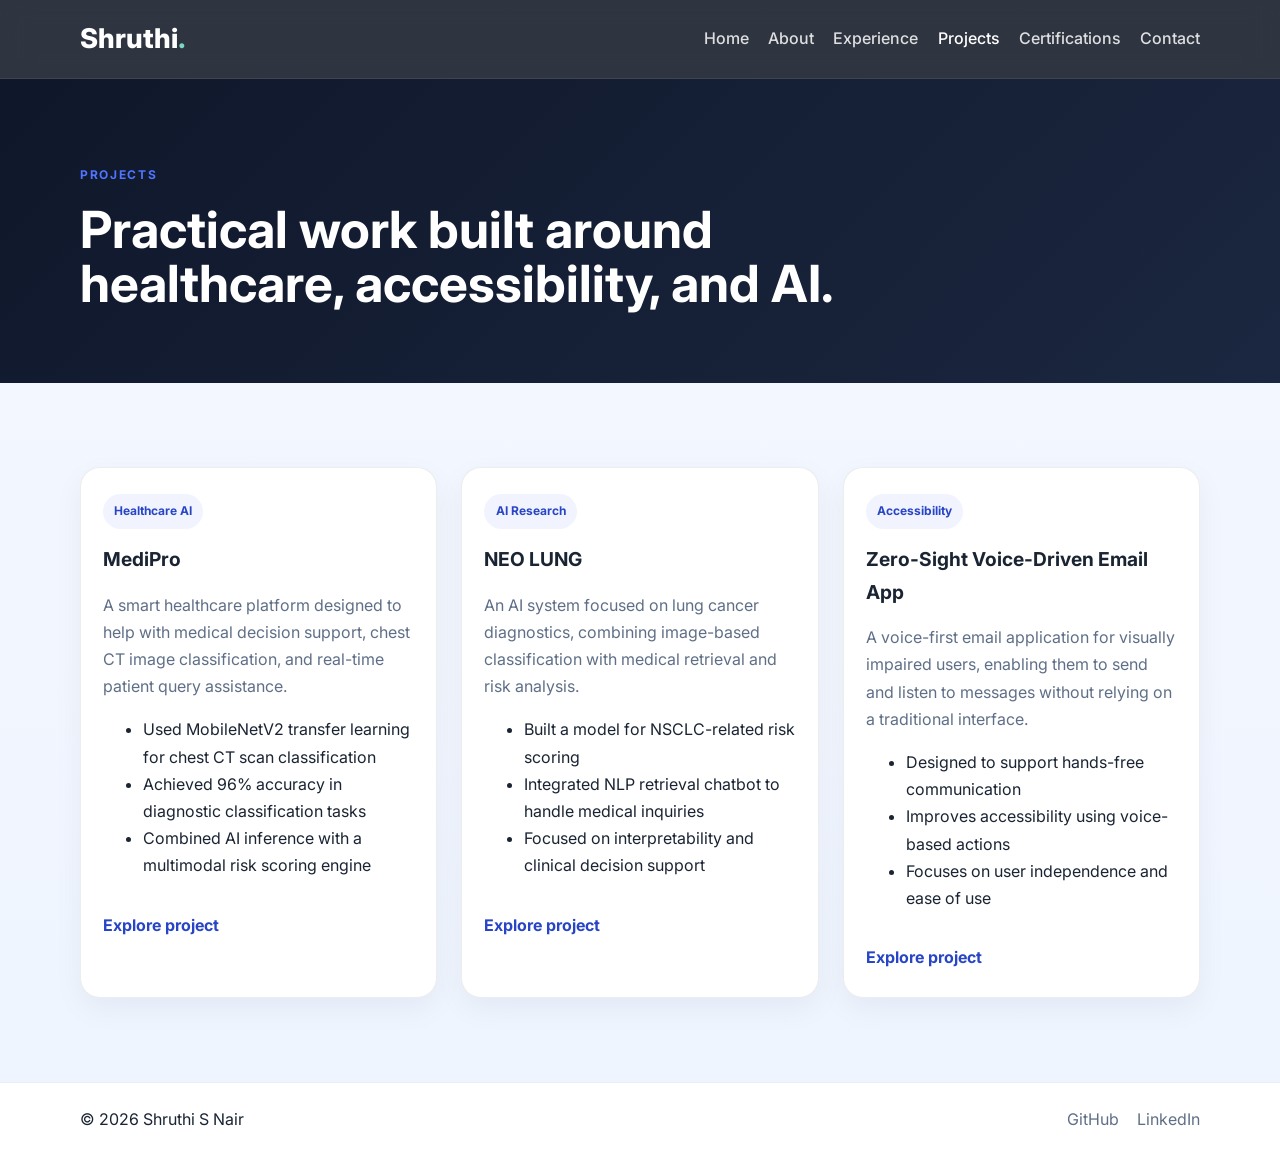
<file: projects.html>
<!DOCTYPE html>
<html lang="en">
  <head>
    <meta charset="UTF-8" />
    <meta name="viewport" content="width=device-width, initial-scale=1.0" />
    <title>Projects | Shruthi S Nair</title>
    <link rel="preconnect" href="https://fonts.googleapis.com" />
    <link rel="preconnect" href="https://fonts.gstatic.com" crossorigin />
    <link href="https://fonts.googleapis.com/css2?family=Inter:wght@400;500;600;700;800&display=swap" rel="stylesheet" />
    <link rel="stylesheet" href="styles.css" />
  </head>
  <body>
    <header class="site-header">
      <div class="container nav-wrap">
        <a href="index.html" class="brand">Shruthi<span>.</span></a>
        <button class="nav-toggle" aria-label="Open menu"><span></span><span></span><span></span></button>
        <nav class="site-nav">
          <a href="index.html">Home</a>
          <a href="about.html">About</a>
          <a href="experience.html">Experience</a>
          <a href="projects.html" class="active">Projects</a>
          <a href="certifications.html">Certifications</a>
          <a href="contact.html">Contact</a>
        </nav>
      </div>
    </header>

    <main>
      <section class="page-hero small-hero">
        <div class="container">
          <p class="eyebrow">Projects</p>
          <h1>Practical work built around healthcare, accessibility, and AI.</h1>
        </div>
      </section>

      <section class="section">
        <div class="container projects-grid detailed-projects">
          <article class="project-card feature-card large-card">
            <span class="tag">Healthcare AI</span>
            <h3>MediPro</h3>
            <p>A smart healthcare platform designed to help with medical decision support, chest CT image classification, and real-time patient query assistance.</p>
            <ul>
              <li>Used MobileNetV2 transfer learning for chest CT scan classification</li>
              <li>Achieved 96% accuracy in diagnostic classification tasks</li>
              <li>Combined AI inference with a multimodal risk scoring engine</li>
            </ul>
            <a href="project-medi-pro.html">Explore project</a>
          </article>

          <article class="project-card feature-card large-card">
            <span class="tag">AI Research</span>
            <h3>NEO LUNG</h3>
            <p>An AI system focused on lung cancer diagnostics, combining image-based classification with medical retrieval and risk analysis.</p>
            <ul>
              <li>Built a model for NSCLC-related risk scoring</li>
              <li>Integrated NLP retrieval chatbot to handle medical inquiries</li>
              <li>Focused on interpretability and clinical decision support</li>
            </ul>
            <a href="project-neo-lung.html">Explore project</a>
          </article>

          <article class="project-card feature-card large-card">
            <span class="tag">Accessibility</span>
            <h3>Zero-Sight Voice-Driven Email App</h3>
            <p>A voice-first email application for visually impaired users, enabling them to send and listen to messages without relying on a traditional interface.</p>
            <ul>
              <li>Designed to support hands-free communication</li>
              <li>Improves accessibility using voice-based actions</li>
              <li>Focuses on user independence and ease of use</li>
            </ul>
            <a href="project-zero-sight.html">Explore project</a>
          </article>
        </div>
      </section>
    </main>

    <footer class="site-footer">
      <div class="container footer-wrap">
        <p>© <span id="year"></span> Shruthi S Nair</p>
        <div class="footer-links">
          <a href="https://github.com/Shruthi-Suchithra" target="_blank" rel="noreferrer">GitHub</a>
          <a href="https://www.linkedin.com/in/sruthimadhav/" target="_blank" rel="noreferrer">LinkedIn</a>
        </div>
      </div>
    </footer>

    <script src="script.js"></script>
  </body>
</html>
</file>
<file: styles.css>
* {
  box-sizing: border-box;
}

:root {
  --bg: #0c1220;
  --bg-soft: #121a2b;
  --card: #ffffff;
  --card-soft: #f4f7fb;
  --text: #1a2433;
  --muted: #5f6f87;
  --primary: #4f74ff;
  --primary-dark: #2845c5;
  --accent: #7ad7c2;
  --border: rgba(20, 30, 45, 0.08);
  --shadow: 0 18px 40px rgba(17, 24, 39, 0.12);
}

html {
  scroll-behavior: smooth;
}

body {
  margin: 0;
  font-family: "Inter", sans-serif;
  background: linear-gradient(180deg, #f5f9ff 0%, #eef4ff 100%);
  color: var(--text);
  line-height: 1.7;
}

a {
  color: inherit;
  text-decoration: none;
}

img {
  max-width: 100%;
  display: block;
}

.container {
  width: min(1120px, calc(100% - 32px));
  margin: 0 auto;
}

.site-header {
  position: sticky;
  top: 0;
  z-index: 1000;
  background: rgba(12, 18, 32, 0.85);
  backdrop-filter: blur(14px);
  border-bottom: 1px solid rgba(255, 255, 255, 0.08);
}

.nav-wrap {
  display: flex;
  align-items: center;
  justify-content: space-between;
  min-height: 78px;
}

.brand {
  font-size: 1.7rem;
  font-weight: 800;
  color: #fff;
}

.brand span {
  color: var(--accent);
}

.site-nav {
  display: flex;
  align-items: center;
  gap: 1.2rem;
}

.site-nav a {
  color: rgba(255, 255, 255, 0.84);
  font-weight: 500;
  transition: color 0.2s ease;
}

.site-nav a:hover,
.site-nav a.active {
  color: #fff;
}

.nav-toggle {
  display: none;
  background: transparent;
  border: 0;
  padding: 0;
  width: 42px;
  height: 42px;
  cursor: pointer;
}

.nav-toggle span {
  display: block;
  width: 22px;
  height: 2px;
  background: #fff;
  margin: 5px auto;
  border-radius: 2px;
}

.hero {
  padding: 96px 0 72px;
  background: radial-gradient(circle at top left, rgba(79, 116, 255, 0.18), transparent 28%), #0c1220;
  color: #fff;
}

.hero-grid {
  display: grid;
  grid-template-columns: 1.3fr 0.9fr;
  gap: 48px;
  align-items: center;
}

.eyebrow {
  letter-spacing: 0.14em;
  text-transform: uppercase;
  font-size: 0.75rem;
  font-weight: 700;
  color: var(--primary);
  margin-bottom: 18px;
}

.hero-copy h1,
.page-hero h1 {
  font-size: clamp(2.6rem, 4vw, 4rem);
  line-height: 1.05;
  margin: 0 0 18px;
}

.lead,
.lead-text {
  font-size: 1.08rem;
  color: rgba(255, 255, 255, 0.8);
  max-width: 620px;
}

.cta-row {
  display: flex;
  flex-wrap: wrap;
  gap: 16px;
  margin-top: 28px;
}

.btn {
  display: inline-flex;
  align-items: center;
  justify-content: center;
  padding: 0.88rem 1.3rem;
  border-radius: 12px;
  font-weight: 600;
  transition: transform 0.2s ease, box-shadow 0.2s ease;
}

.btn:hover {
  transform: translateY(-1px);
}

.btn-primary {
  background: linear-gradient(135deg, var(--primary), var(--primary-dark));
  color: #fff;
  box-shadow: 0 12px 24px rgba(79, 116, 255, 0.25);
}

.btn-secondary {
  background: rgba(255, 255, 255, 0.08);
  border: 1px solid rgba(255, 255, 255, 0.18);
  color: #fff;
}

.quick-facts {
  list-style: none;
  padding: 0;
  margin: 32px 0 0;
  display: flex;
  flex-wrap: wrap;
  gap: 12px;
}

.quick-facts li {
  border: 1px solid rgba(255, 255, 255, 0.12);
  border-radius: 999px;
  padding: 0.6rem 0.9rem;
  color: rgba(255, 255, 255, 0.82);
  font-size: 0.9rem;
}

.hero-card {
  display: flex;
  justify-content: center;
}

.card-panel {
  width: min(100%, 460px);
  background: rgba(255, 255, 255, 0.06);
  border: 1px solid rgba(255, 255, 255, 0.12);
  border-radius: 24px;
  padding: 28px 24px;
  box-shadow: var(--shadow);
}

.mini-label {
  color: var(--accent);
  text-transform: uppercase;
  letter-spacing: 0.1em;
  font-size: 0.72rem;
  font-weight: 700;
}

.card-panel h2 {
  font-size: 1.25rem;
  line-height: 1.5;
  color: #fff;
  margin: 0 0 16px;
}

.stats-grid {
  display: grid;
  grid-template-columns: repeat(3, 1fr);
  gap: 18px;
  margin-top: 22px;
}

.stats-grid div {
  background: rgba(255, 255, 255, 0.04);
  border: 1px solid rgba(255, 255, 255, 0.12);
  border-radius: 16px;
  padding: 16px 12px;
  text-align: center;
}

.stats-grid strong {
  display: block;
  font-size: 1.5rem;
  margin-bottom: 6px;
  color: #fff;
}

.stats-grid span {
  display: block;
  font-size: 0.74rem;
  color: rgba(255, 255, 255, 0.76);
}

.section {
  padding: 84px 0;
}

.section.light {
  background: rgba(255, 255, 255, 0.5);
}

.section-heading {
  margin-bottom: 36px;
}

.section-heading h2 {
  margin: 0;
  font-size: clamp(1.9rem, 3vw, 2.6rem);
}

.split {
  display: flex;
  align-items: center;
  justify-content: space-between;
  gap: 20px;
}

.text-link {
  color: var(--primary-dark);
  font-weight: 600;
}

.feature-grid,
.projects-grid,
.cert-grid,
.stack-grid {
  display: grid;
  gap: 24px;
}

.feature-grid {
  grid-template-columns: repeat(3, minmax(0, 1fr));
}

.feature-card,
.project-card,
.cert-card,
.contact-card,
.info-card,
.skills-box {
  background: var(--card);
  border: 1px solid var(--border);
  border-radius: 20px;
  box-shadow: 0 10px 30px rgba(17, 24, 39, 0.05);
}

.feature-card {
  padding: 28px 22px;
}

.icon {
  font-size: 2rem;
  display: inline-block;
  margin-bottom: 14px;
}

.feature-card h3 {
  margin: 0 0 10px;
  font-size: 1.2rem;
}

.feature-card p,
.project-card p,
.cert-card p,
.profile-list,
.contact-list,
.timeline-content p,
.timeline-content li,
.project-detail p,
.project-detail li {
  color: var(--muted);
}

.projects-grid {
  grid-template-columns: repeat(3, minmax(0, 1fr));
}

.project-card {
  padding: 26px 22px;
}

.tag {
  display: inline-block;
  background: rgba(79, 116, 255, 0.08);
  color: var(--primary-dark);
  font-size: 0.75rem;
  font-weight: 700;
  padding: 0.46rem 0.7rem;
  border-radius: 999px;
  margin-bottom: 14px;
}

.project-card h3,
.cert-card h3,
.contact-card h3,
.info-card h3,
.detail-panel h3,
.timeline-content h3 {
  margin: 0 0 12px;
}

.project-card a,
.cert-card a {
  display: inline-block;
  margin-top: 16px;
  font-weight: 700;
  color: var(--primary-dark);
}

.stack-grid {
  grid-template-columns: repeat(auto-fit, minmax(140px, 1fr));
}

.stack-grid span,
.chip-set span {
  display: inline-flex;
  align-items: center;
  justify-content: center;
  min-height: 52px;
  background: rgba(79, 116, 255, 0.07);
  border: 1px solid rgba(79, 116, 255, 0.1);
  border-radius: 12px;
  color: var(--text);
  font-weight: 600;
  padding: 0.6rem 0.8rem;
}

.page-hero {
  background: linear-gradient(135deg, #0f172a, #1b2740);
  color: #fff;
  padding: 74px 0 54px;
}

.small-hero {
  padding-bottom: 54px;
}

.page-hero h1 {
  max-width: 900px;
}

.two-col {
  display: grid;
  grid-template-columns: 1.3fr 0.7fr;
  gap: 36px;
  align-items: start;
}

.info-card {
  padding: 26px 22px;
}

.profile-list,
.contact-list {
  list-style: none;
  padding: 0;
  margin: 0;
  display: grid;
  gap: 12px;
}

.skills-layout {
  display: grid;
  grid-template-columns: repeat(2, minmax(0, 1fr));
  gap: 24px;
}

.skills-box {
  padding: 24px 22px;
}

.timeline {
  display: grid;
  gap: 24px;
}

.timeline-item {
  display: grid;
  grid-template-columns: 200px 1fr;
  gap: 28px;
  background: var(--card);
  border: 1px solid var(--border);
  border-radius: 20px;
  padding: 26px 24px;
  box-shadow: 0 10px 30px rgba(17, 24, 39, 0.04);
}

.timeline-date {
  color: var(--primary-dark);
  font-weight: 700;
}

.timeline-content ul,
.project-detail ul {
  margin-top: 14px;
  padding-left: 18px;
}

.project-detail {
  display: grid;
  grid-template-columns: 1.3fr 0.7fr;
  gap: 28px;
}

.detail-panel {
  background: var(--card);
  border: 1px solid var(--border);
  border-radius: 20px;
  box-shadow: 0 10px 30px rgba(17, 24, 39, 0.04);
  padding: 26px 22px;
  height: fit-content;
}

.chip-set {
  display: flex;
  flex-wrap: wrap;
  gap: 10px;
}

.project-links {
  display: flex;
  flex-wrap: wrap;
  gap: 14px;
  margin-top: 24px;
}

.cert-grid {
  grid-template-columns: repeat(2, minmax(0, 1fr));
}

.cert-card {
  padding: 24px 22px;
}

.cert-card span {
  display: inline-block;
  margin-top: 8px;
  color: var(--primary-dark);
  font-weight: 700;
}

.contact-grid {
  display: grid;
  grid-template-columns: 0.95fr 1.05fr;
  gap: 26px;
}

.contact-card {
  padding: 26px 22px;
}

.contact-form {
  display: grid;
  gap: 16px;
}

.contact-form label {
  display: grid;
  gap: 8px;
  color: var(--text);
  font-weight: 600;
}

.contact-form input,
.contact-form textarea {
  width: 100%;
  border: 1px solid var(--border);
  background: #fff;
  border-radius: 12px;
  padding: 0.8rem 0.9rem;
  font: inherit;
  color: var(--text);
}

.site-footer {
  border-top: 1px solid rgba(15, 23, 42, 0.08);
  background: #fff;
}

.footer-wrap {
  display: flex;
  align-items: center;
  justify-content: space-between;
  gap: 20px;
  min-height: 72px;
}

.footer-links {
  display: flex;
  align-items: center;
  gap: 18px;
  color: var(--muted);
}

@media (max-width: 820px) {
  .hero-grid,
  .two-col,
  .project-detail,
  .contact-grid,
  .timeline-item,
  .feature-grid,
  .projects-grid,
  .cert-grid,
  .skills-layout {
    grid-template-columns: 1fr;
  }

  .site-nav {
    position: absolute;
    top: 100%;
    left: 16px;
    right: 16px;
    padding: 14px 18px;
    background: rgba(12, 18, 32, 0.96);
    border: 1px solid rgba(255, 255, 255, 0.08);
    border-radius: 16px;
    display: none;
    flex-direction: column;
    align-items: flex-start;
  }

  .site-nav.open {
    display: flex;
  }

  .nav-toggle {
    display: block;
  }

  .split,
  .footer-wrap {
    flex-direction: column;
    align-items: flex-start;
  }

  .stats-grid {
    grid-template-columns: 1fr;
  }
}
</file>
